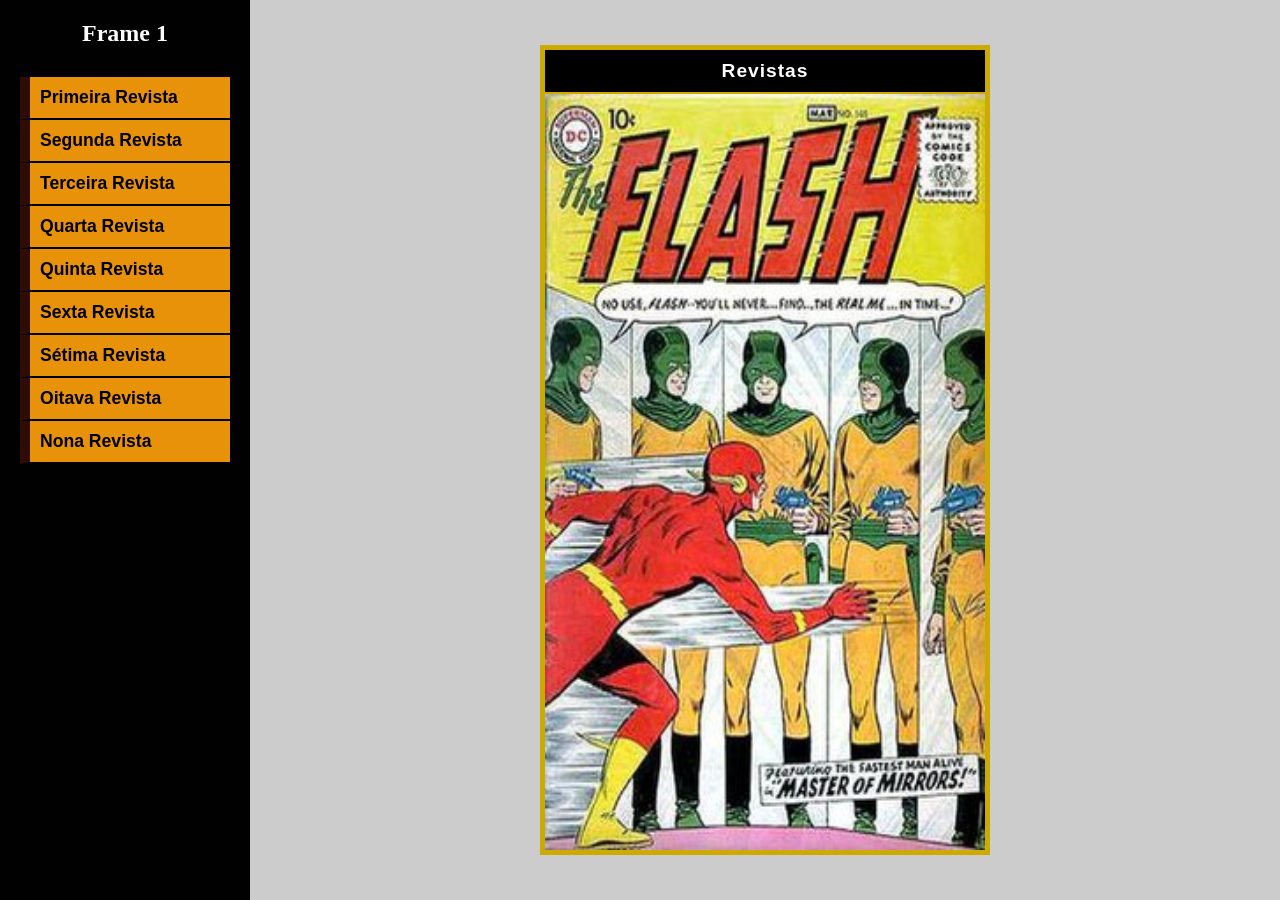
<file: index.html>
<!DOCTYPE html>
<html lang="pt-BR">
<head>
    <meta charset="UTF-8">
    <title>Meu Site de Revistas</title>
    <link rel="stylesheet" href="style.css">
</head>
<body>
    <div class="container">
        <aside class="menu-lateral">
            <h1>Frame 1</h1>
            <nav>
                <ul>
                    <li><a href="./paginas/revista1.html" target="tela_revista">Primeira Revista</a></li>
                    <li><a href="./paginas/revista2.html" target="tela_revista">Segunda Revista</a></li>
                    <li><a href="./paginas/revista3.html" target="tela_revista">Terceira Revista</a></li>
                    <li><a href="./paginas/revista4.html" target="tela_revista">Quarta Revista</a></li>
                    <li><a href="./paginas/revista5.html" target="tela_revista">Quinta Revista</a></li>
                    <li><a href="./paginas/revista6.html" target="tela_revista">Sexta Revista</a></li>
                    <li><a href="./paginas/revista7.html" target="tela_revista">Sétima Revista</a></li>
                    <li><a href="./paginas/revista8.html" target="tela_revista">Oitava Revista</a></li>
                    <li><a href="./paginas/revista9.html" target="tela_revista">Nona Revista</a></li>
                    </ul>
            </nav>
        </aside>

        <main class="conteudo-principal">
            <div class="moldura">
                <div class="barra-titulo">
                    <h3>Revistas</h3>
                </div>
                <iframe src="./paginas/inicio.html" name="tela_revista"></iframe>
            </div>
        </main>
    </div>
</body>
</html>
</file>
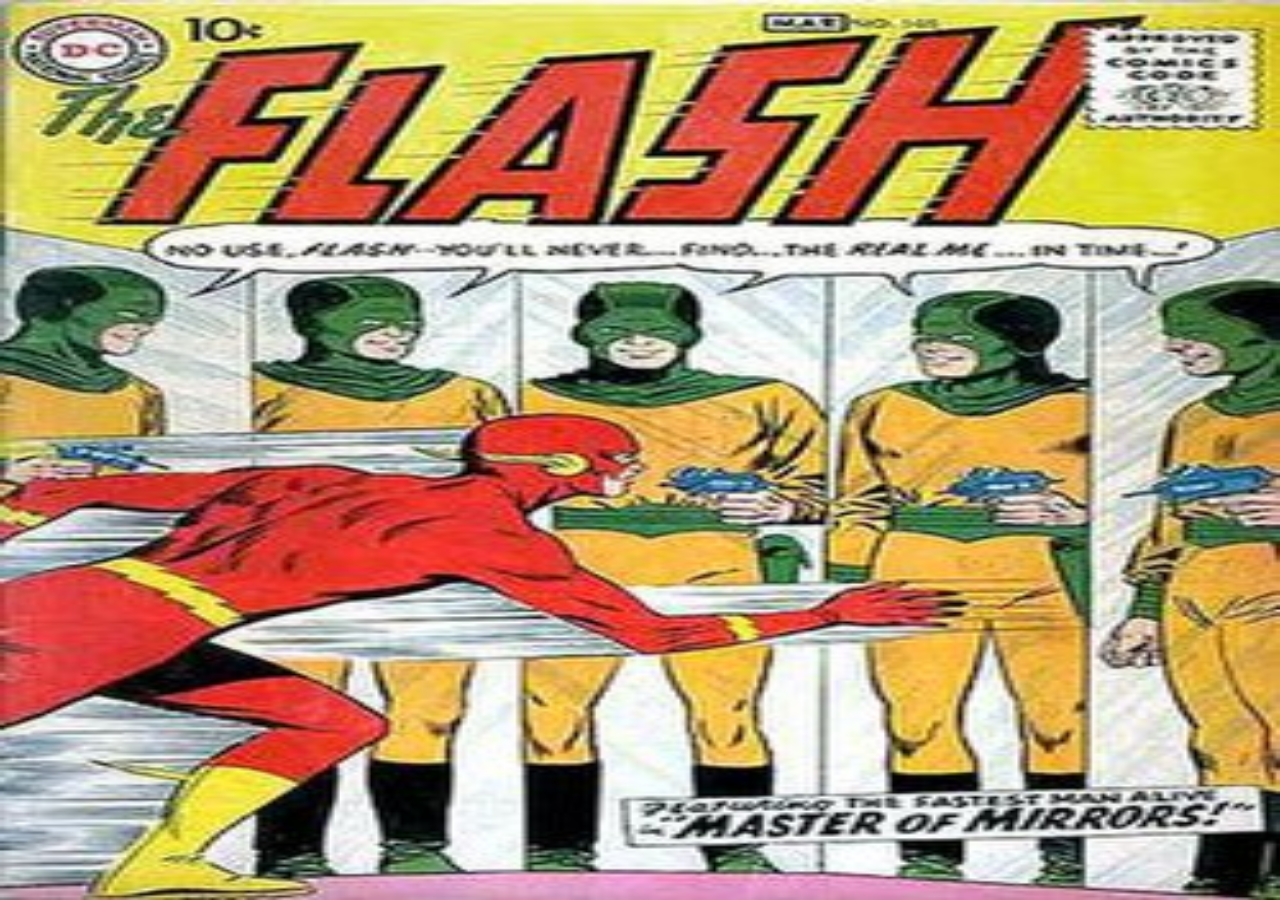
<file: paginas/inicio.html>
<!DOCTYPE html>
<html lang="pt-BR">
<head>
    <meta charset="UTF-8">
    <link rel="stylesheet" href="revistas.css">
    <title>Revista 1</title>
</head>
<body>
    <img src="../imgs/rev1.jpg" alt="Flash">
</body>
</html>
</file>
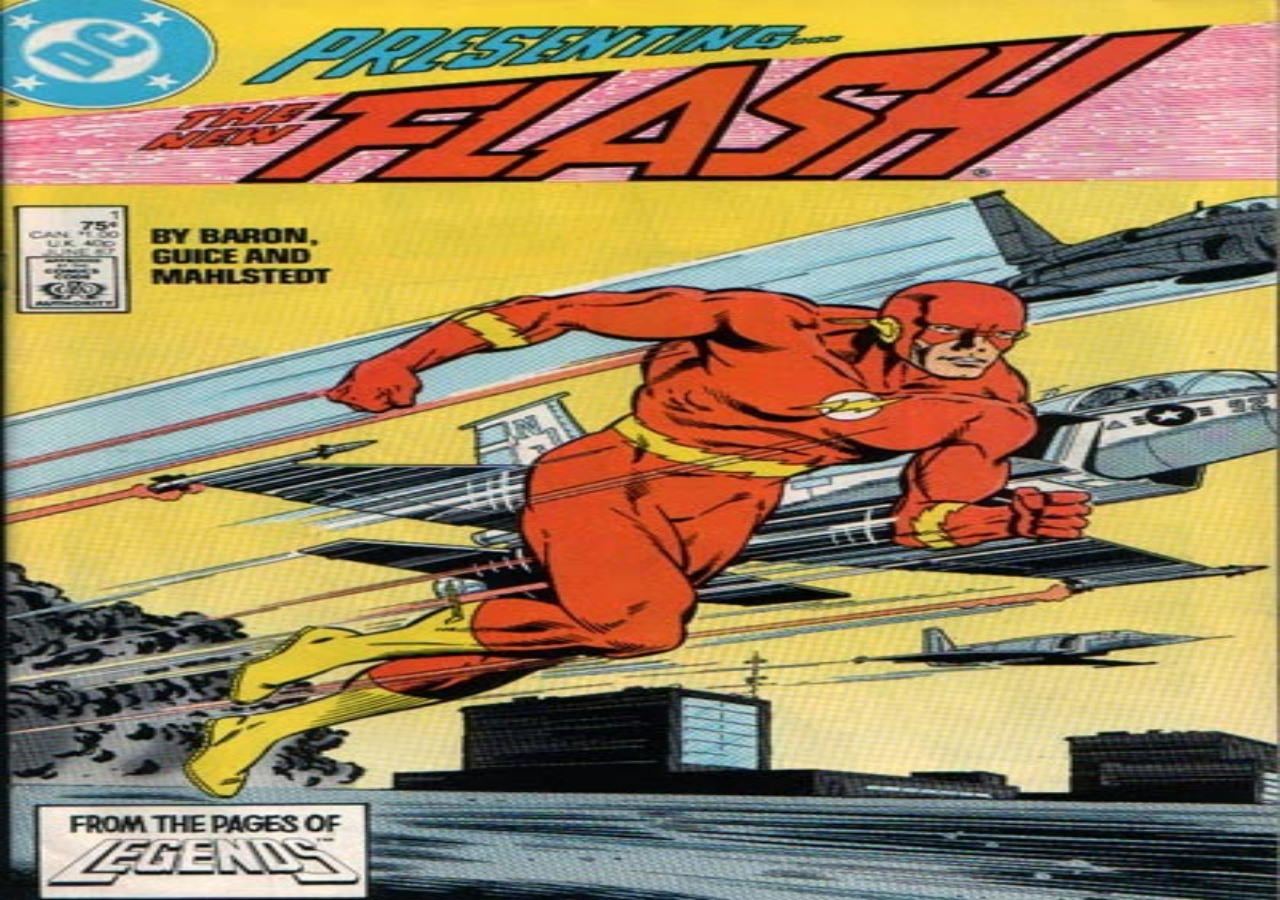
<file: paginas/revista3.html>
<!DOCTYPE html>
<html lang="pt-BR">
<head>
    <meta charset="UTF-8">
    <link rel="stylesheet" href="revistas.css">
    <title>Revista 1</title>
</head>
<body>
    <img src="../imgs/rev4.jpg" alt="Flash">
</body>
</html>
</file>
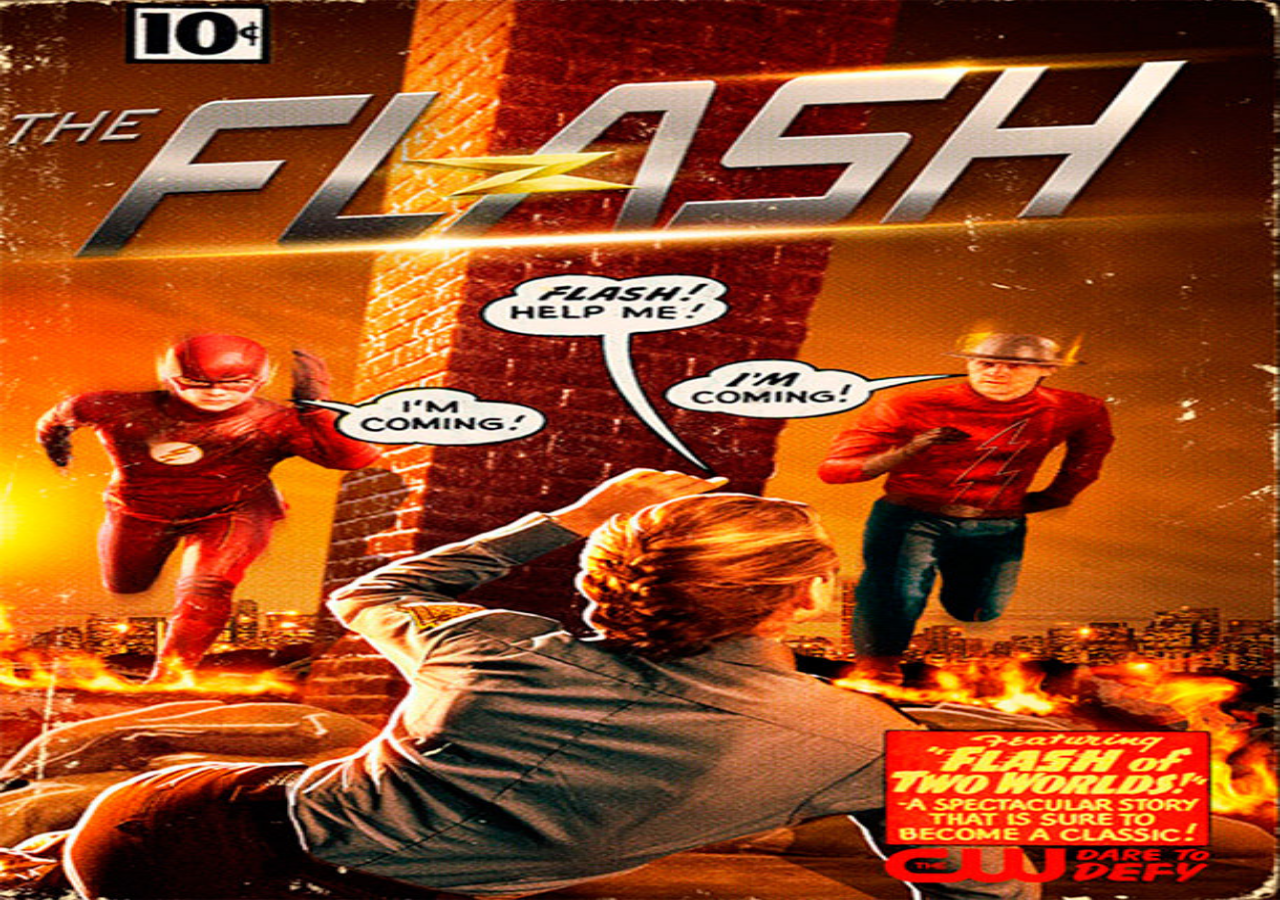
<file: paginas/revista4.html>
<!DOCTYPE html>
<html lang="pt-BR">
<head>
    <meta charset="UTF-8">
    <link rel="stylesheet" href="revistas.css">
    <title>Revista 1</title>
</head>
<body>
    <img src="../imgs/rev5.jpg" alt="Flash">
</body>
</html>
</file>
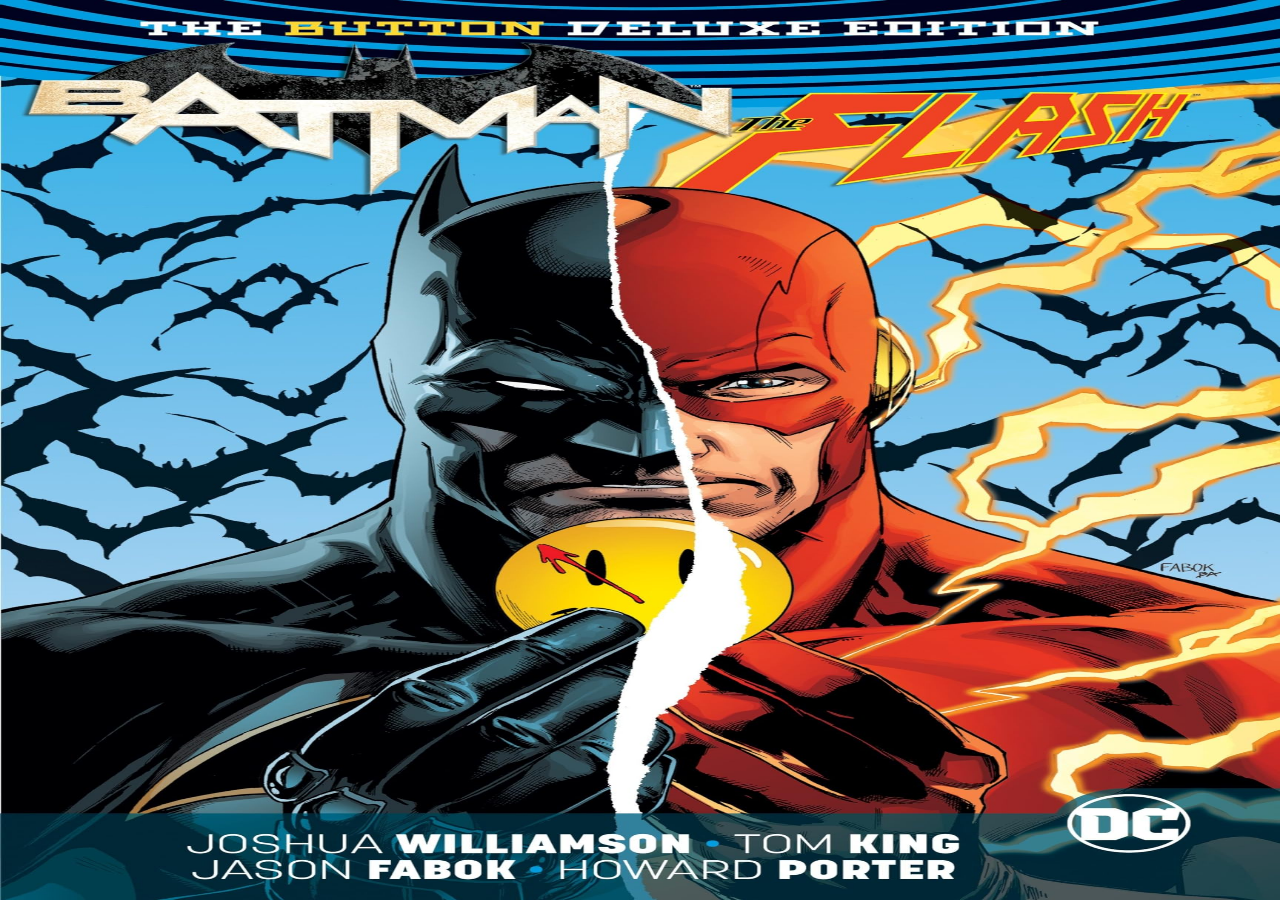
<file: paginas/revista5.html>
<!DOCTYPE html>
<html lang="pt-BR">
<head>
    <meta charset="UTF-8">
    <link rel="stylesheet" href="revistas.css">
    <title>Revista 1</title>
</head>
<body>
    <img src="../imgs/rev6.jpg" alt="Flash">
</body>
</html>
</file>
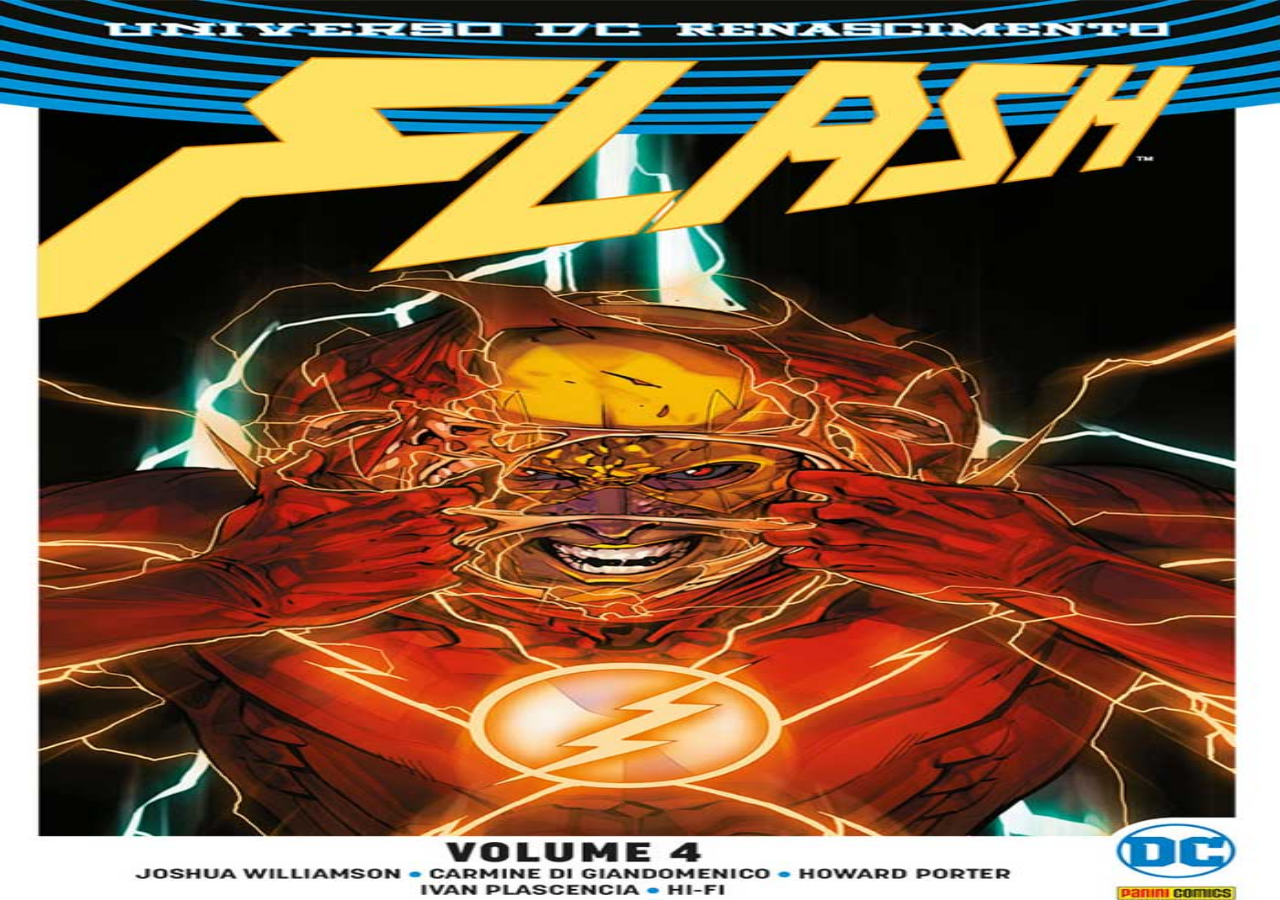
<file: paginas/revista6.html>
<!DOCTYPE html>
<html lang="pt-BR">
<head>
    <meta charset="UTF-8">
    <link rel="stylesheet" href="revistas.css">
    <title>Revista 1</title>
</head>
<body>
    <img src="../imgs/rev7.jpg" alt="Flash">
</body>
</html>
</file>
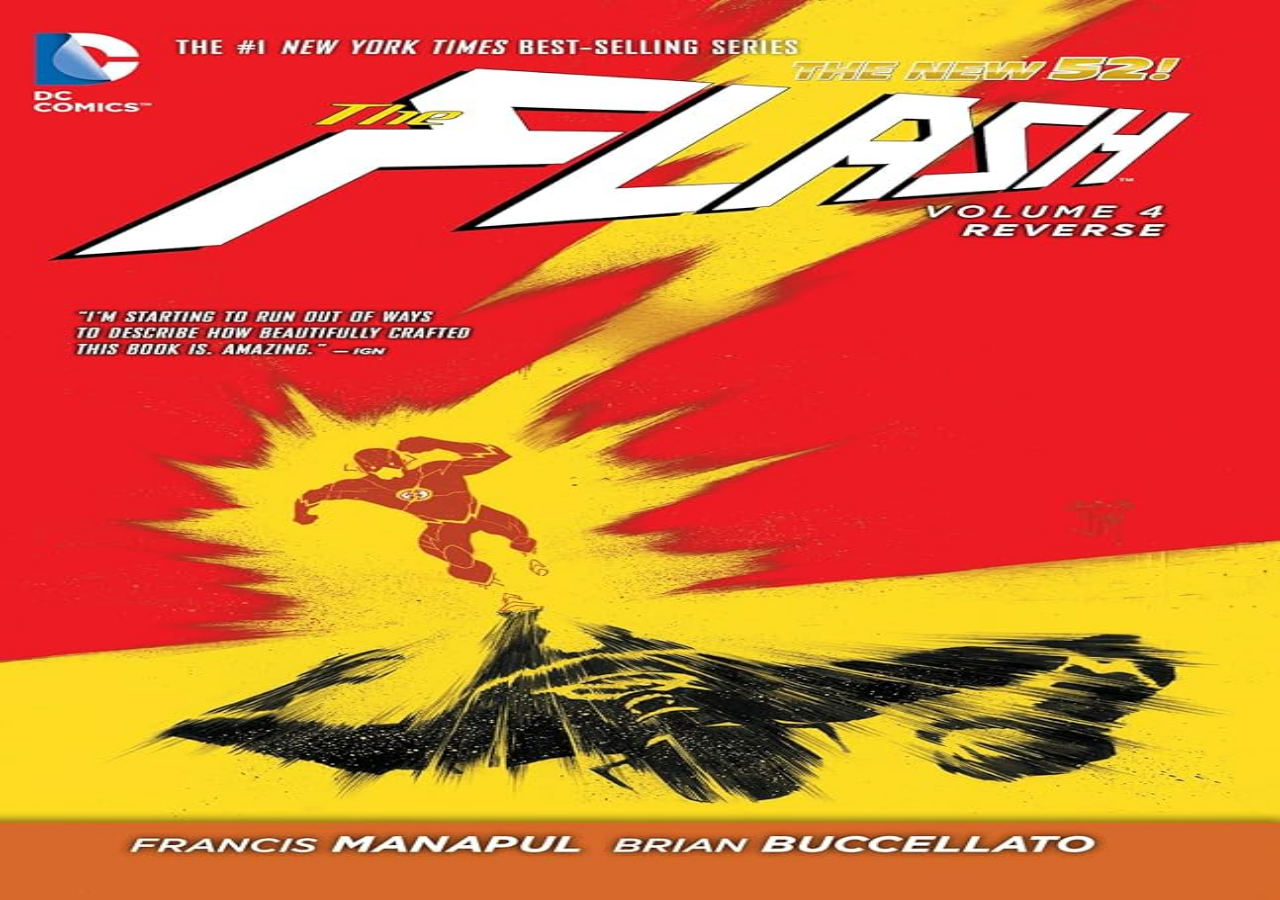
<file: paginas/revista7.html>
<!DOCTYPE html>
<html lang="pt-BR">
<head>
    <meta charset="UTF-8">
    <link rel="stylesheet" href="revistas.css">
    <title>Revista 1</title>
</head>
<body>
    <img src="../imgs/rev8.jpg" alt="Flash">
</body>
</html>
</file>
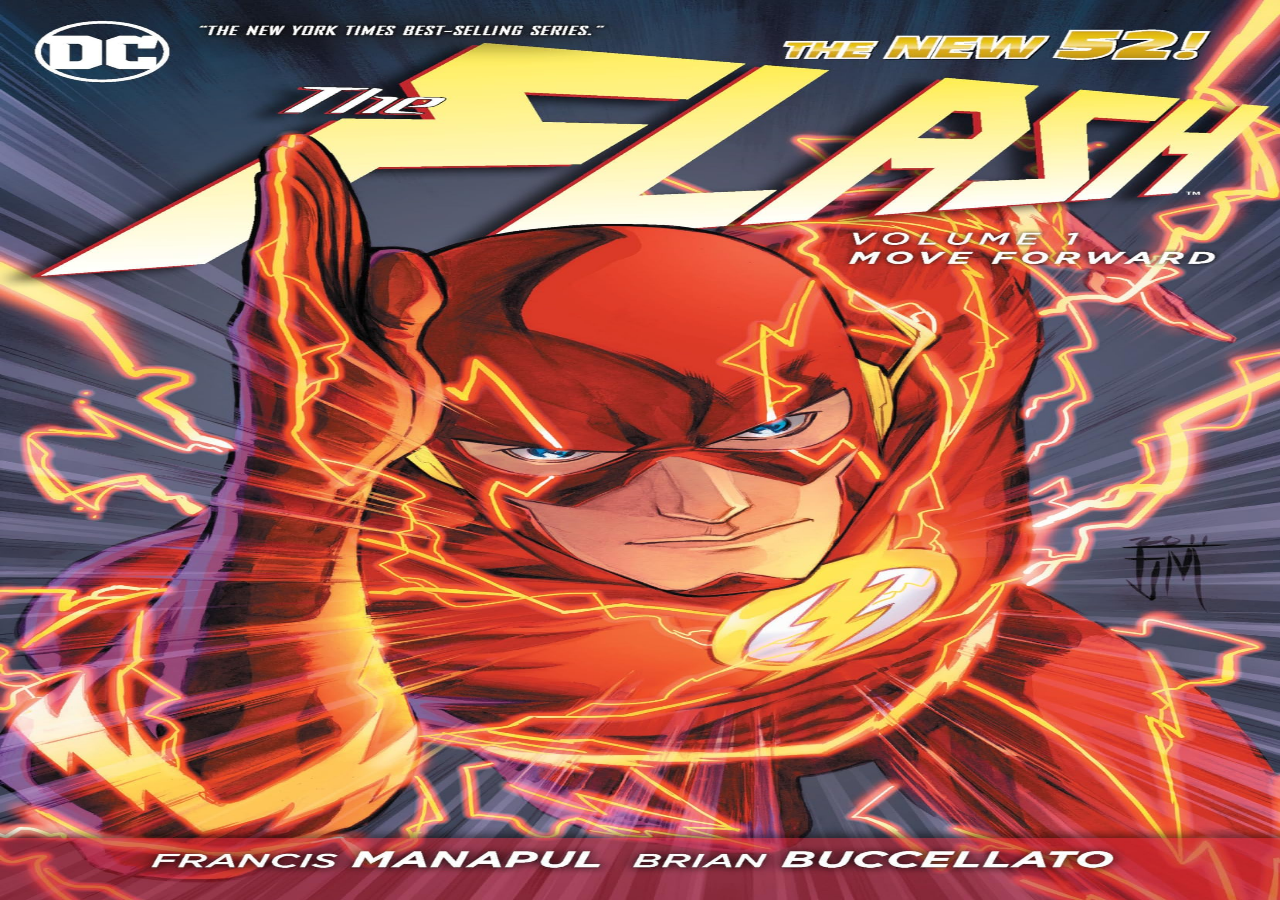
<file: paginas/revista8.html>
<!DOCTYPE html>
<html lang="pt-BR">
<head>
    <meta charset="UTF-8">
    <link rel="stylesheet" href="revistas.css">
    <title>Revista 1</title>
</head>
<body>
    <img src="../imgs/rev9.jpg" alt="Flash">
</body>
</html>
</file>
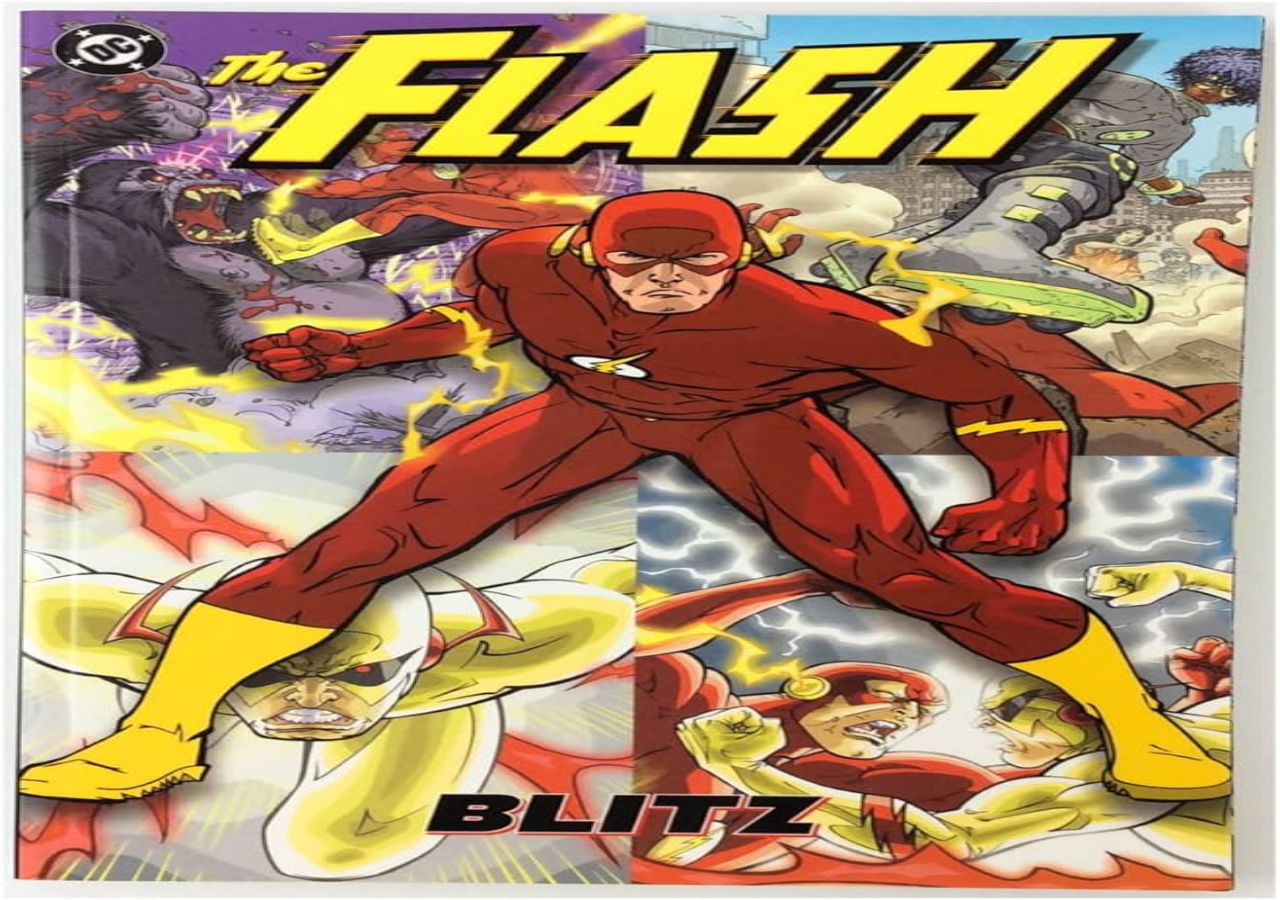
<file: paginas/revista9.html>
<!DOCTYPE html>
<html lang="pt-BR">
<head>
    <meta charset="UTF-8">
    <link rel="stylesheet" href="revistas.css">
    <title>Revista 1</title>
</head>
<body>
    <img src="../imgs/rev10.jpg" alt="Flash">
</body>
</html>
</file>
<file: style.css>
* {
    margin: 0;
    padding: 0;
    box-sizing: border-box;
}

.container {
    display: flex;
    height: 100vh; 
    background-color: #cccccc; 
}

body {
    background-color: #bebebe;
    font-family: Arial, sans-serif;
    height: 100vh;
}

.container {
    display: flex;
    height: 100%;
}
.menu-lateral {
    width: 250px;
    background-color: #010101; 
    color: #ffffff;
    padding: 20px;
}

.menu-lateral h1 {
    text-align: center;
    padding-bottom: 30px;
    font-family: serif;
}

.menu-lateral ul {
    list-style-type: none; 
    background-color: #e8920a; 
}

.menu-lateral li {
    border-bottom: 2px solid #000;
    border-left: 10px solid #300C07;
    transition: 0.3s;
}

.menu-lateral a {
    color: #000;
    text-decoration: none;
    font-size: 1.1em;
    font-weight: bold;
    display: block;
    padding: 10px;
}

.menu-lateral li:hover {
    background-color: #ffcc00; 
    border-left: 10px solid #ff9900; 
}

.conteudo-principal {
    flex-grow: 1; 
    display: flex;
    justify-content: center;
    align-items: center;
}

.moldura {
    width: 450px;
    height: 90vh;
    border: 5px solid #ccaa00; 
    background-color: #000;
    display: flex;
    flex-direction: column;
}

.barra-titulo {
    background-color: #000;
    color: #fff; 
    text-align: center;
    padding: 10px;
    border-bottom: 2px solid #ccaa00;
}

.barra-titulo h3 {
    font-size: 1.2rem;
    font-weight: bold;
    letter-spacing: 1px;
}

iframe {
    flex-grow: 1;
    border: none;
    width: 100%;
    height: 100%;
    display: block;
    background-color: #fff;
    width: 100%; 
    height: 100%; 
}


img {
    width: 100%;
    height: 100%;
    object-fit: fill; 
    display: block;

}
</file>
<file: paginas/revistas.css>
body {
    margin: 0;
    padding: 0;
    height: 100vh;
    overflow: hidden; 
}

img {
    width: 100%;
    height: 100%;
    display: block;
    object-fit: fill; 
}
</file>
